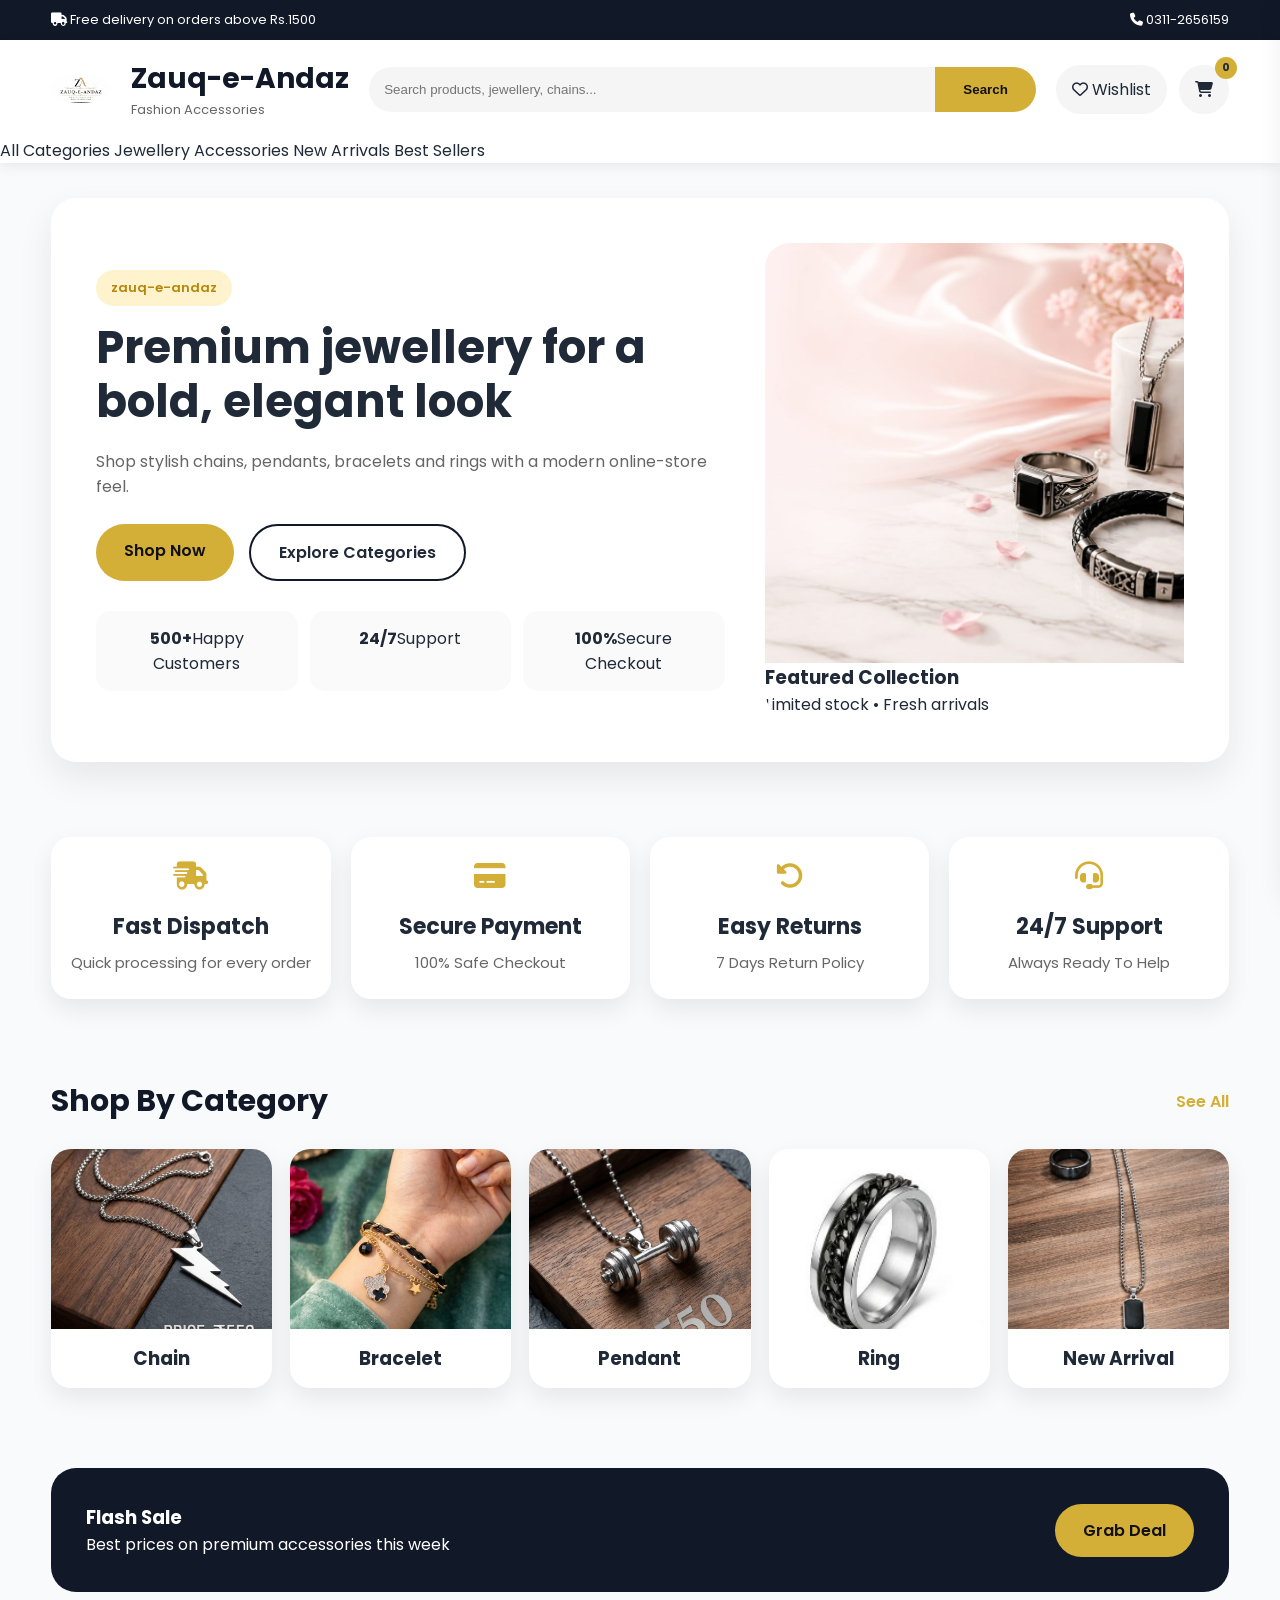
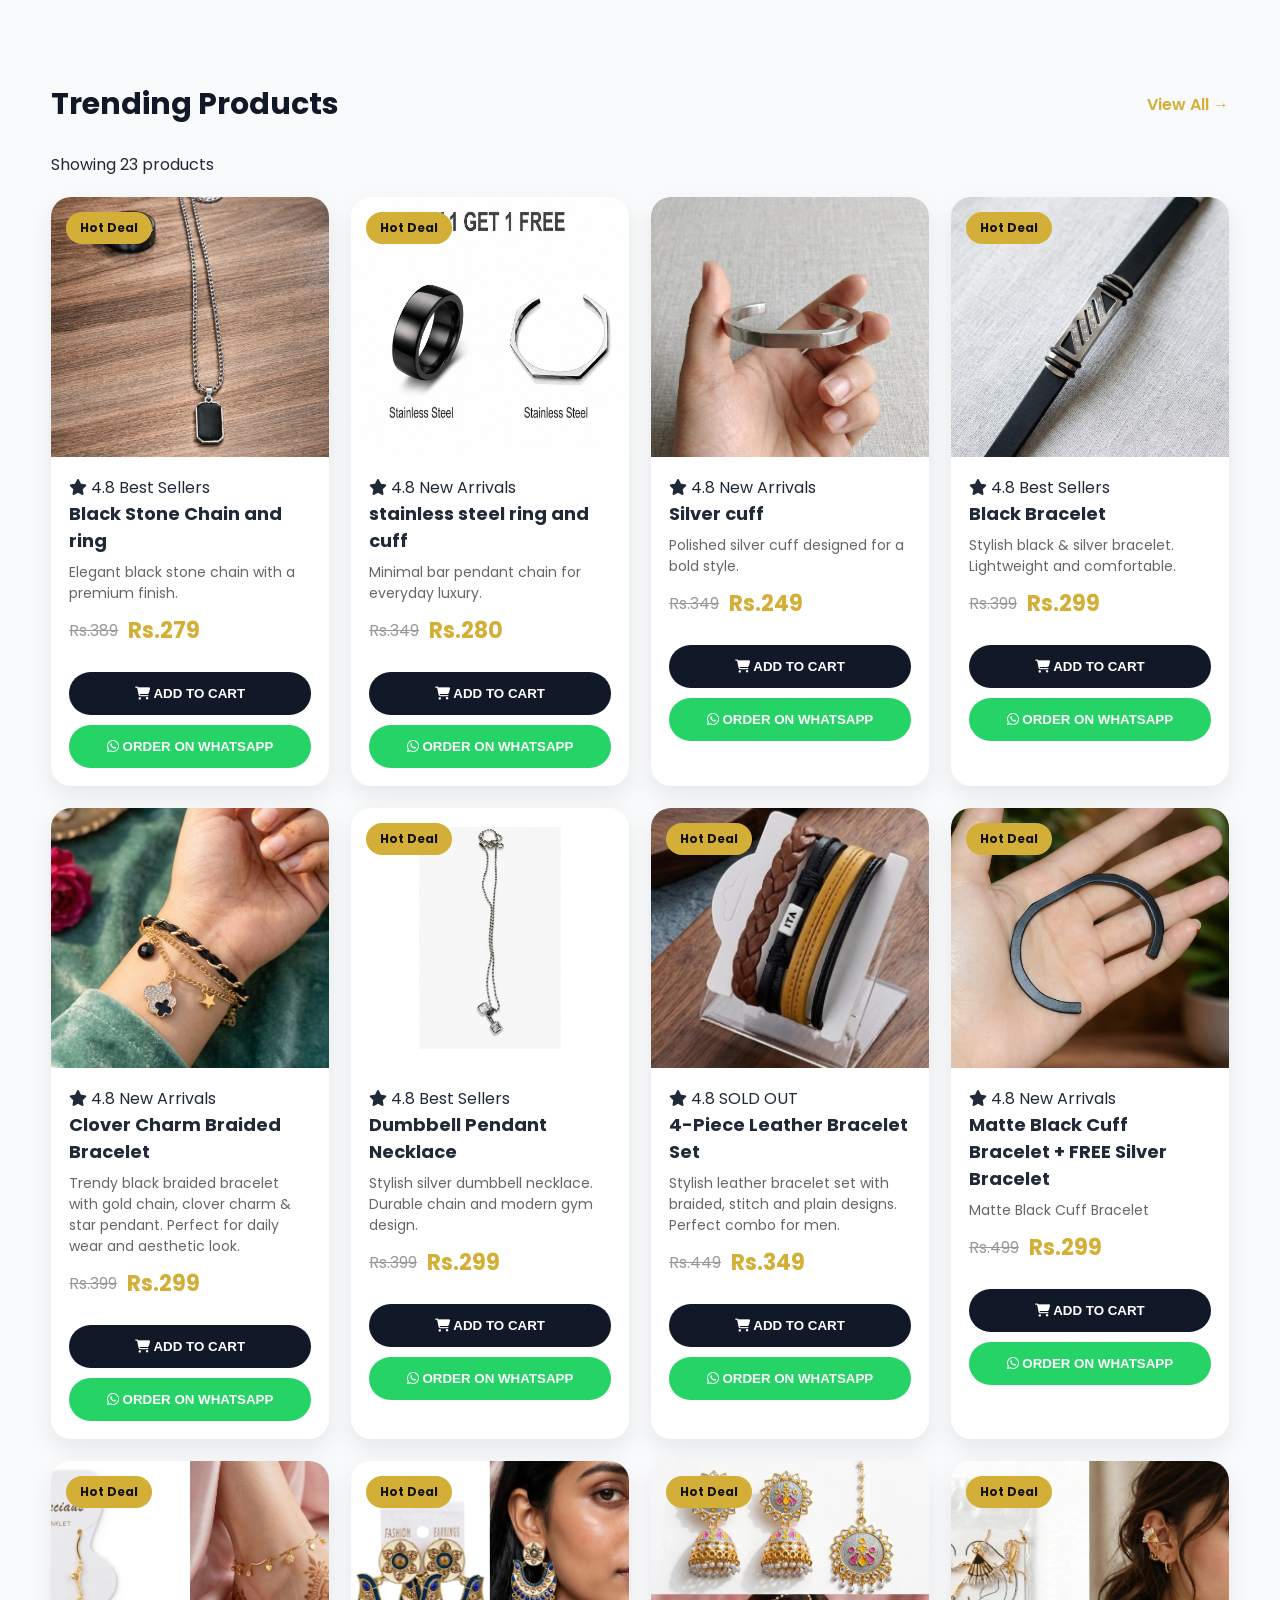
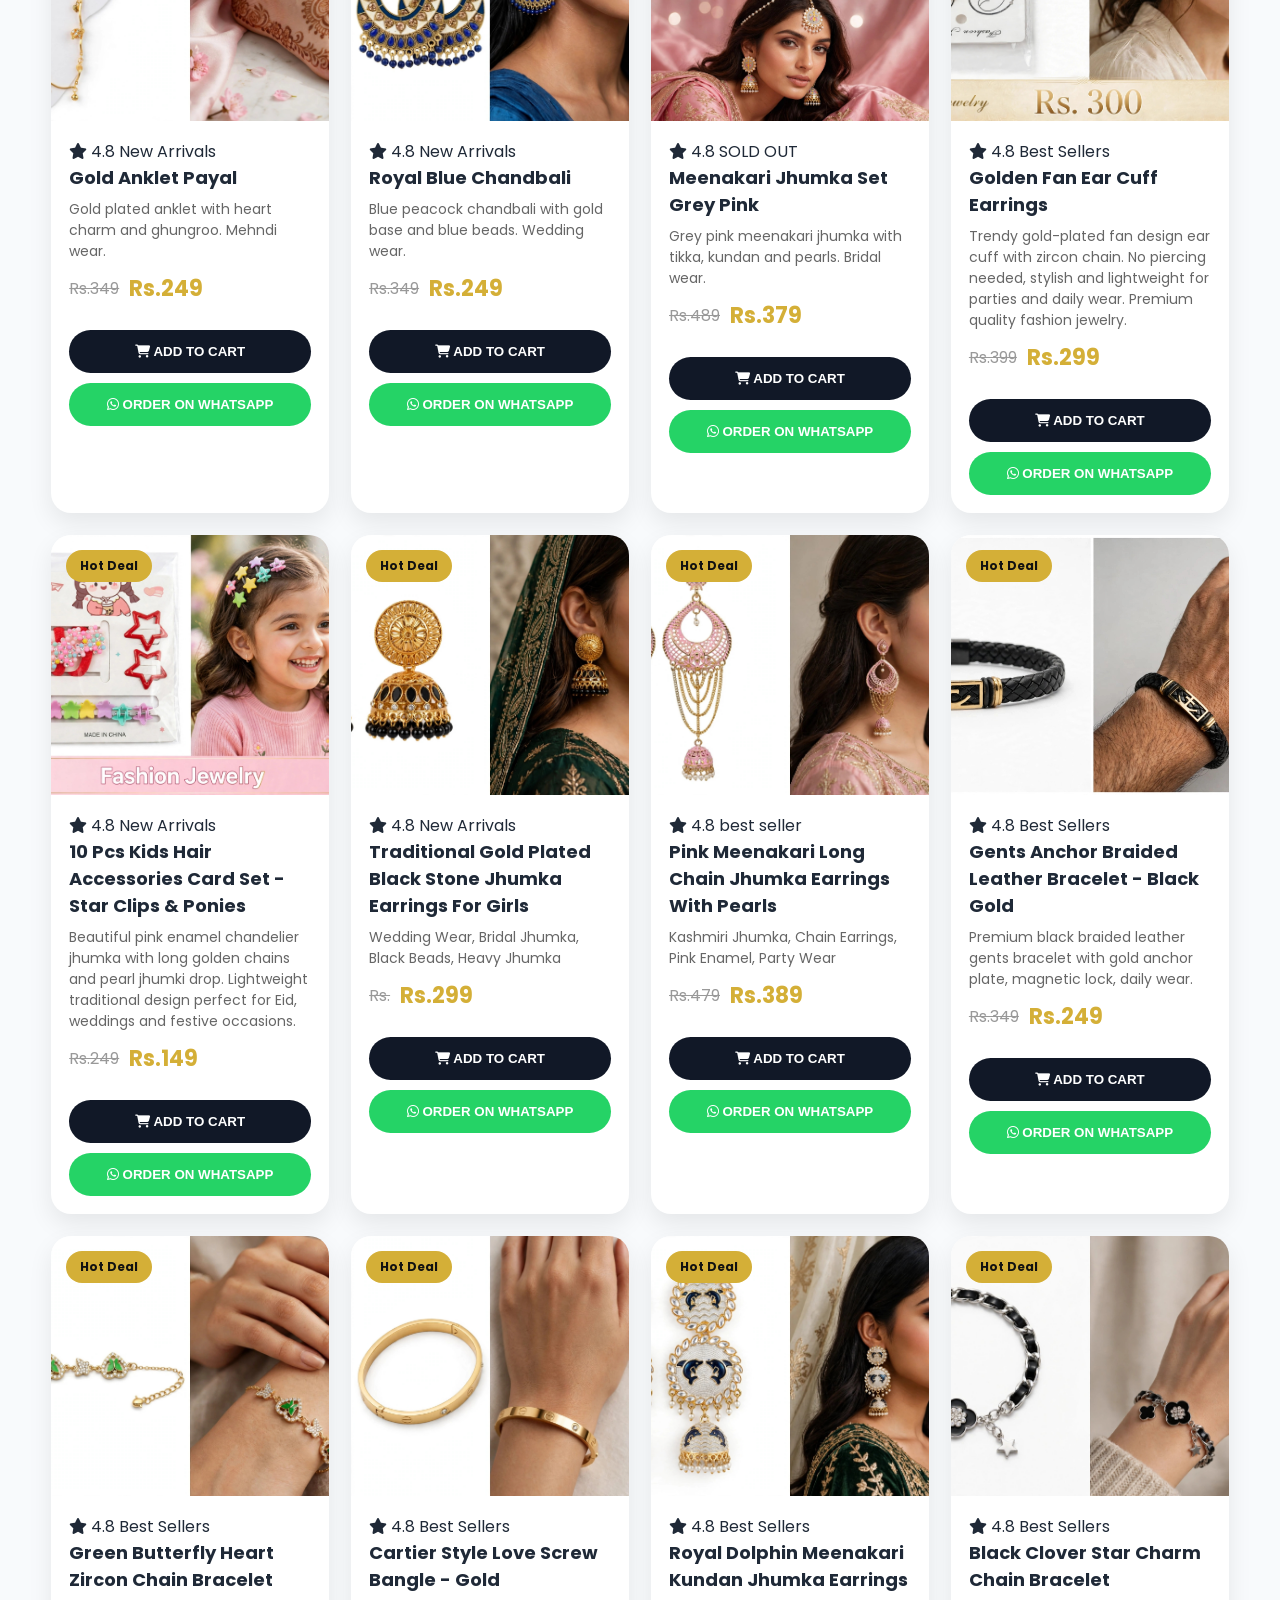
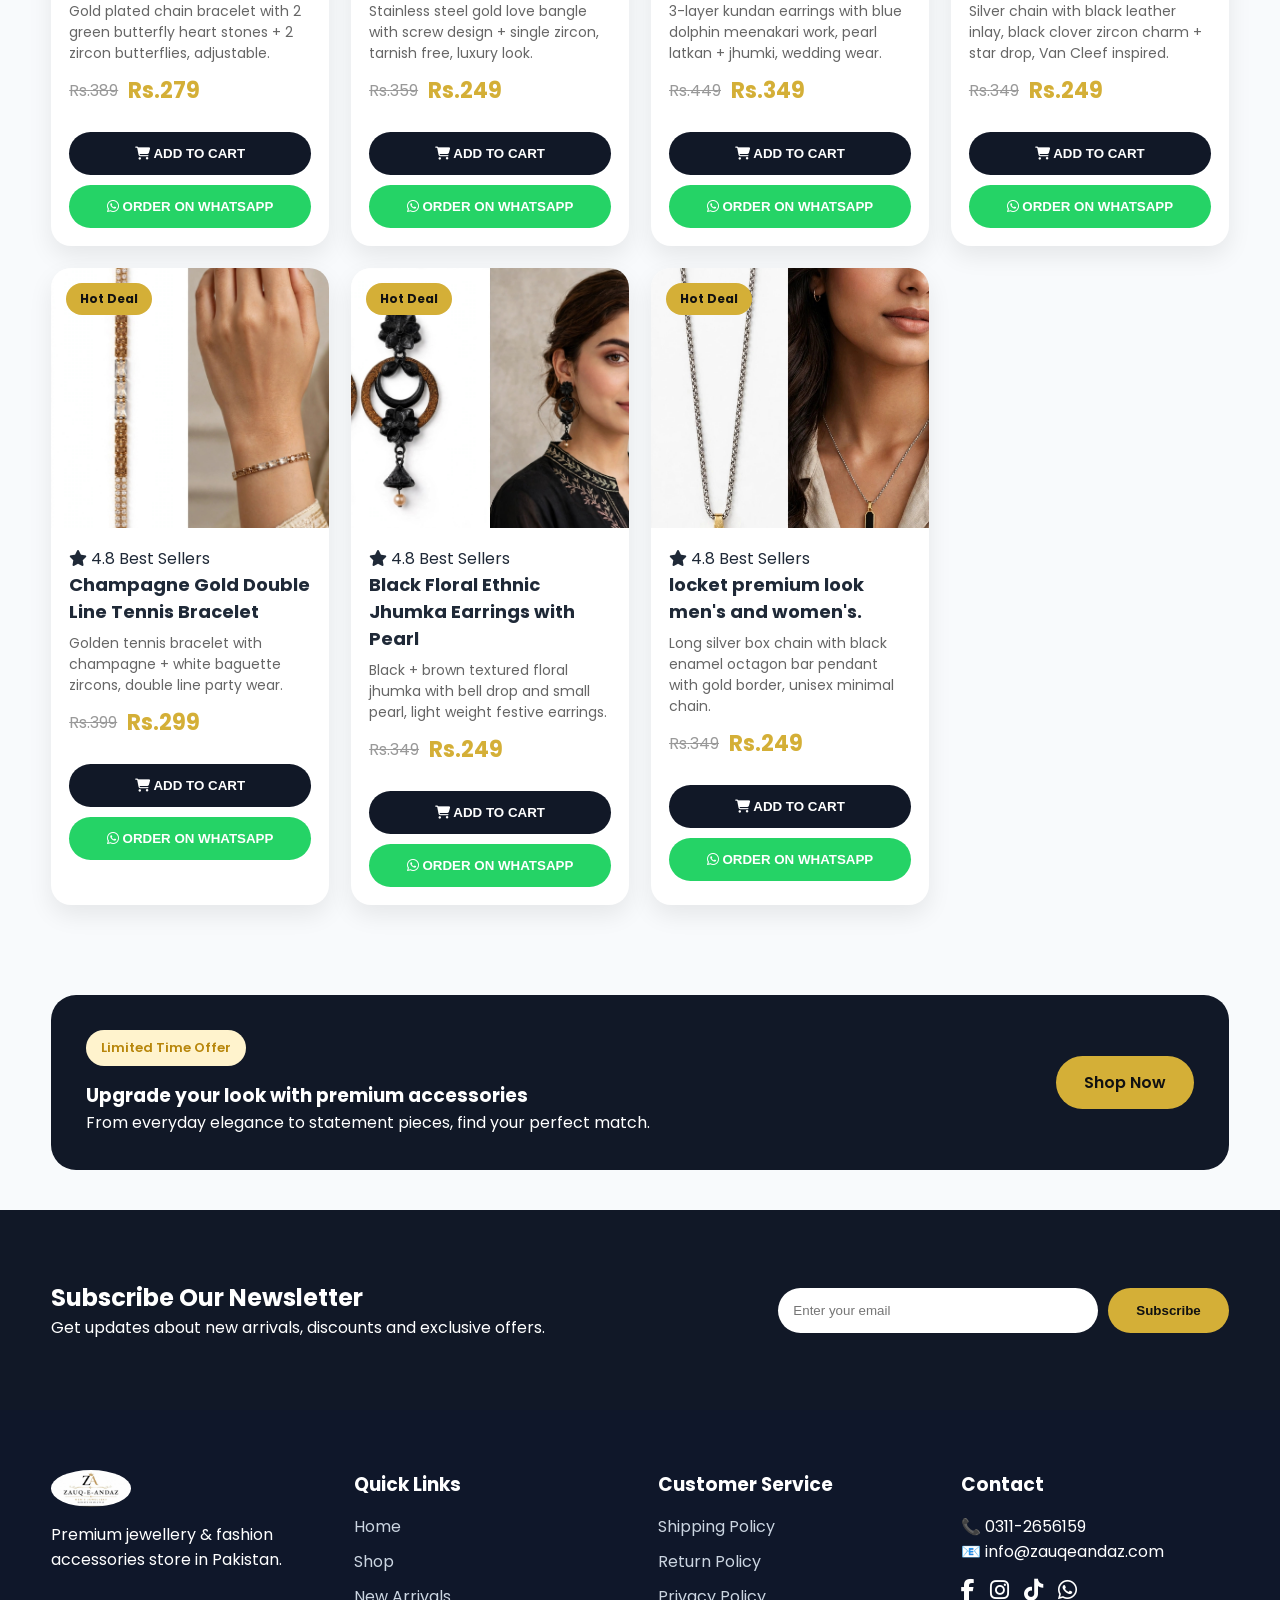
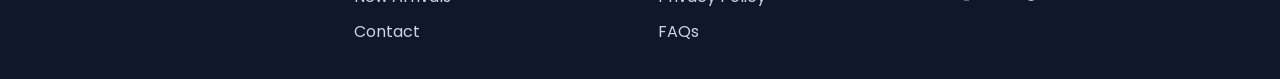
<file: index.html>
<!DOCTYPE html>
<html lang="en">
<head>
<meta charset="UTF-8">
<meta name="viewport" content="width=device-width, initial-scale=1.0">
<title>Zauq-e-Andaz</title>
<link rel="stylesheet" href="style.css">
<link rel="preconnect" href="https://fonts.googleapis.com">
<link rel="preconnect" href="https://fonts.gstatic.com" crossorigin>
<link href="https://fonts.googleapis.com/css2?family=Poppins:wght@300;400;500;600;700&display=swap" rel="stylesheet">
<link rel="stylesheet" href="https://cdnjs.cloudflare.com/ajax/libs/font-awesome/6.7.2/css/all.min.css">

<style>
#cartItems img{width:70px!important;height:70px!important;min-width:70px!important;max-width:70px!important;object-fit:cover!important;border-radius:8px!important}
#cartItems > div{display:flex!important;flex-direction:row!important;align-items:center!important;gap:12px!important}
</style>
  
</head>
<body>

<div class="top-bar">
  <div class="container">
    <div class="top-left"><i class="fa-solid fa-truck"></i> Free delivery on orders above Rs.1500</div>
    <div class="top-right"><i class="fa-solid fa-phone"></i> 0311-2656159</div>
  </div>
</div>

<header>
  <div class="container header">
    <div class="logo"><img src="images/logo.png" alt="Logo"></div>
    <div class="brand"><h1>Zauq-e-Andaz</h1><p>Fashion Accessories</p></div>
    <div class="search-box"><input id="searchInput" type="text" placeholder="Search products, jewellery, chains..."><button id="searchButton">Search</button></div>
    <div class="header-actions">
      <div class="icon-pill"><i class="fa-regular fa-heart"></i> Wishlist</div>
      <div class="cart"><i class="fa-solid fa-cart-shopping"></i><span>0</span></div>
    </div>
  </div>
  <nav>
  <a href="#">All Categories</a>
  <a href="#">Jewellery</a>
  <a href="#">Accessories</a>
  <a href="#">New Arrivals</a>
  <a href="#">Best Sellers</a>
</nav>
</header>

<section class="hero">
  <div class="container hero-content">
    <div class="hero-left">
      <span class="hero-badge">zauq-e-andaz</span>
      <h1>Premium jewellery for a bold, elegant look</h1>
      <p>Shop stylish chains, pendants, bracelets and rings with a modern online-store feel.</p>
      <div class="hero-buttons">
        <a href="#products" class="shop-btn">Shop Now</a>
        <a href="#categories" class="ghost-btn">Explore Categories</a>
      </div>
      <div class="hero-stats">
        <div><strong>500+</strong><span>Happy Customers</span></div>
        <div><strong>24/7</strong><span>Support</span></div>
        <div><strong>100%</strong><span>Secure Checkout</span></div>
      </div>
    </div>
    <div class="hero-right">
      <div class="hero-card">
        <img src="images/hero1.jpg" alt="Featured collection">
        <div class="hero-card-bottom"><h3>Featured Collection</h3><p>Limited stock • Fresh arrivals</p></div>
      </div>
    </div>
  </div>
</section>

<section class="features">
  <div class="container feature-grid">
    <div class="feature-box"><i class="fa-solid fa-truck-fast"></i><h3>Fast Dispatch</h3><p>Quick processing for every order</p></div>
    <div class="feature-box"><i class="fa-solid fa-credit-card"></i><h3>Secure Payment</h3><p>100% Safe Checkout</p></div>
    <div class="feature-box"><i class="fa-solid fa-rotate-left"></i><h3>Easy Returns</h3><p>7 Days Return Policy</p></div>
    <div class="feature-box"><i class="fa-solid fa-headset"></i><h3>24/7 Support</h3><p>Always Ready To Help</p></div>
  </div>
</section>

<section class="categories" id="categories">
  <div class="container">
    <div class="section-title"><h2>Shop By Category</h2><a href="#">See All</a></div>
    <div class="category-grid">
      <div class="category-card"><img src="images/cat1.jpg" alt="Chain"><h3>Chain</h3></div>
      <div class="category-card"><img src="images/cat2.jpg" alt="Bracelets"><h3>Bracelet</h3></div>
      <div class="category-card"><img src="images/cat3.jpg" alt="Pendants"><h3>Pendant</h3></div>
      <div class="category-card"><img src="images/cat4.jpg" alt="Rings"><h3>Ring</h3></div>
      <div class="category-card"><img src="images/cat5.jpg" alt="New Arrivals"><h3>New Arrival</h3></div>
    </div>
  </div>
</section>

<section class="promo-strip">
  <div class="container promo-box">
    <div><h3>Flash <span>Sale</span></h3><p>Best prices on premium accessories this week</p></div>
    <a href="#products" class="shop-btn small">Grab Deal</a>
  </div>
</section>

<section class="products" id="products">
  <div class="container">
    <div class="section-title"><h2>Trending Products</h2><a href="#">View All →</a></div>
    <div class="product-toolbar"><p id="productCount">Showing all products</p></div>
    <div id="product-list" class="product-grid"></div>
  </div>
</section>

<section class="deal-banner">
  <div class="container deal-content">
    <div><span class="hero-badge">Limited Time Offer</span><h3>Upgrade your look with premium accessories</h3><p>From everyday elegance to statement pieces, find your perfect match.</p></div>
    <a href="#products" class="shop-btn">Shop Now</a>
  </div>
</section>

<section class="newsletter">
  <div class="container newsletter-content">
    <div><h2>Subscribe Our Newsletter</h2><p>Get updates about new arrivals, discounts and exclusive offers.</p></div>
    <form class="newsletter-form"><input type="email" placeholder="Enter your email"><button type="submit">Subscribe</button></form>
  </div>
</section>

<footer>
  <div class="container footer-grid">
    <div class="footer-box"><img src="images/logo.png" alt="Logo" class="footer-logo"><p>Premium jewellery & fashion accessories store in Pakistan.</p></div>
    <div class="footer-box"><h3>Quick Links</h3><a href="#">Home</a><a href="#">Shop</a><a href="#">New Arrivals</a><a href="#">Contact</a></div>
    <div class="footer-box"><h3>Customer Service</h3><a href="#">Shipping Policy</a><a href="#">Return Policy</a><a href="#">Privacy Policy</a><a href="#">FAQs</a></div>
    <div class="footer-box"><h3>Contact</h3><p>📞 0311-2656159</p><p>📧 info@zauqeandaz.com</p><div class="social-icons"><i class="fab fa-facebook-f"></i><i class="fab fa-instagram"></i><i class="fab fa-tiktok"></i><i class="fab fa-whatsapp"></i></div></div>
  </div>
</footer>

<div class="cart-sidebar" id="cartSidebar">
  <div class="cart-header"><h2>Shopping Cart</h2><span id="closeCart">&times;</span></div>
  <div id="cartItems"><p class="empty-cart">Your cart is empty.</p></div>
    <div class="cart-footer">
    <div style="margin-bottom:12px;">
      <div style="display:flex; justify-content:space-between;"><span>Subtotal:</span> <span id="cartSubtotal">Rs.0</span></div>
      <div style="display:flex; justify-content:space-between;"><span>Delivery:</span> <span>Rs.350</span></div>
      <h3 style="display:flex; justify-content:space-between; border-top:1px dashed #ccc; padding-top:8px; margin:0;"><span>Total:</span> <span id="cartTotal">Rs.0</span></h3>
    </div>
    <button class="checkout-btn" onclick="orderCartWhatsApp()">ORDER ON WHATSAPP</button>
  </div>
</div>

<div class="cart-overlay" id="cartOverlay"></div>
<div id="toast" class="toast"></div>

<script src="products.js"></script>
<script src="script.js"></script>

<script>
// Final Cart Fix - Forces 70px
setInterval(function(){
  document.querySelectorAll('#cartItems img').forEach(function(img){
    img.style.setProperty('width','70px','important');
    img.style.setProperty('height','70px','important');
    img.style.setProperty('min-width','70px','important');
    img.style.setProperty('max-width','70px','important');
    img.style.setProperty('object-fit','cover','important');
    img.style.setProperty('border-radius','8px','important');
  });
}, 500);
</script>

</body>
</html>
</file>
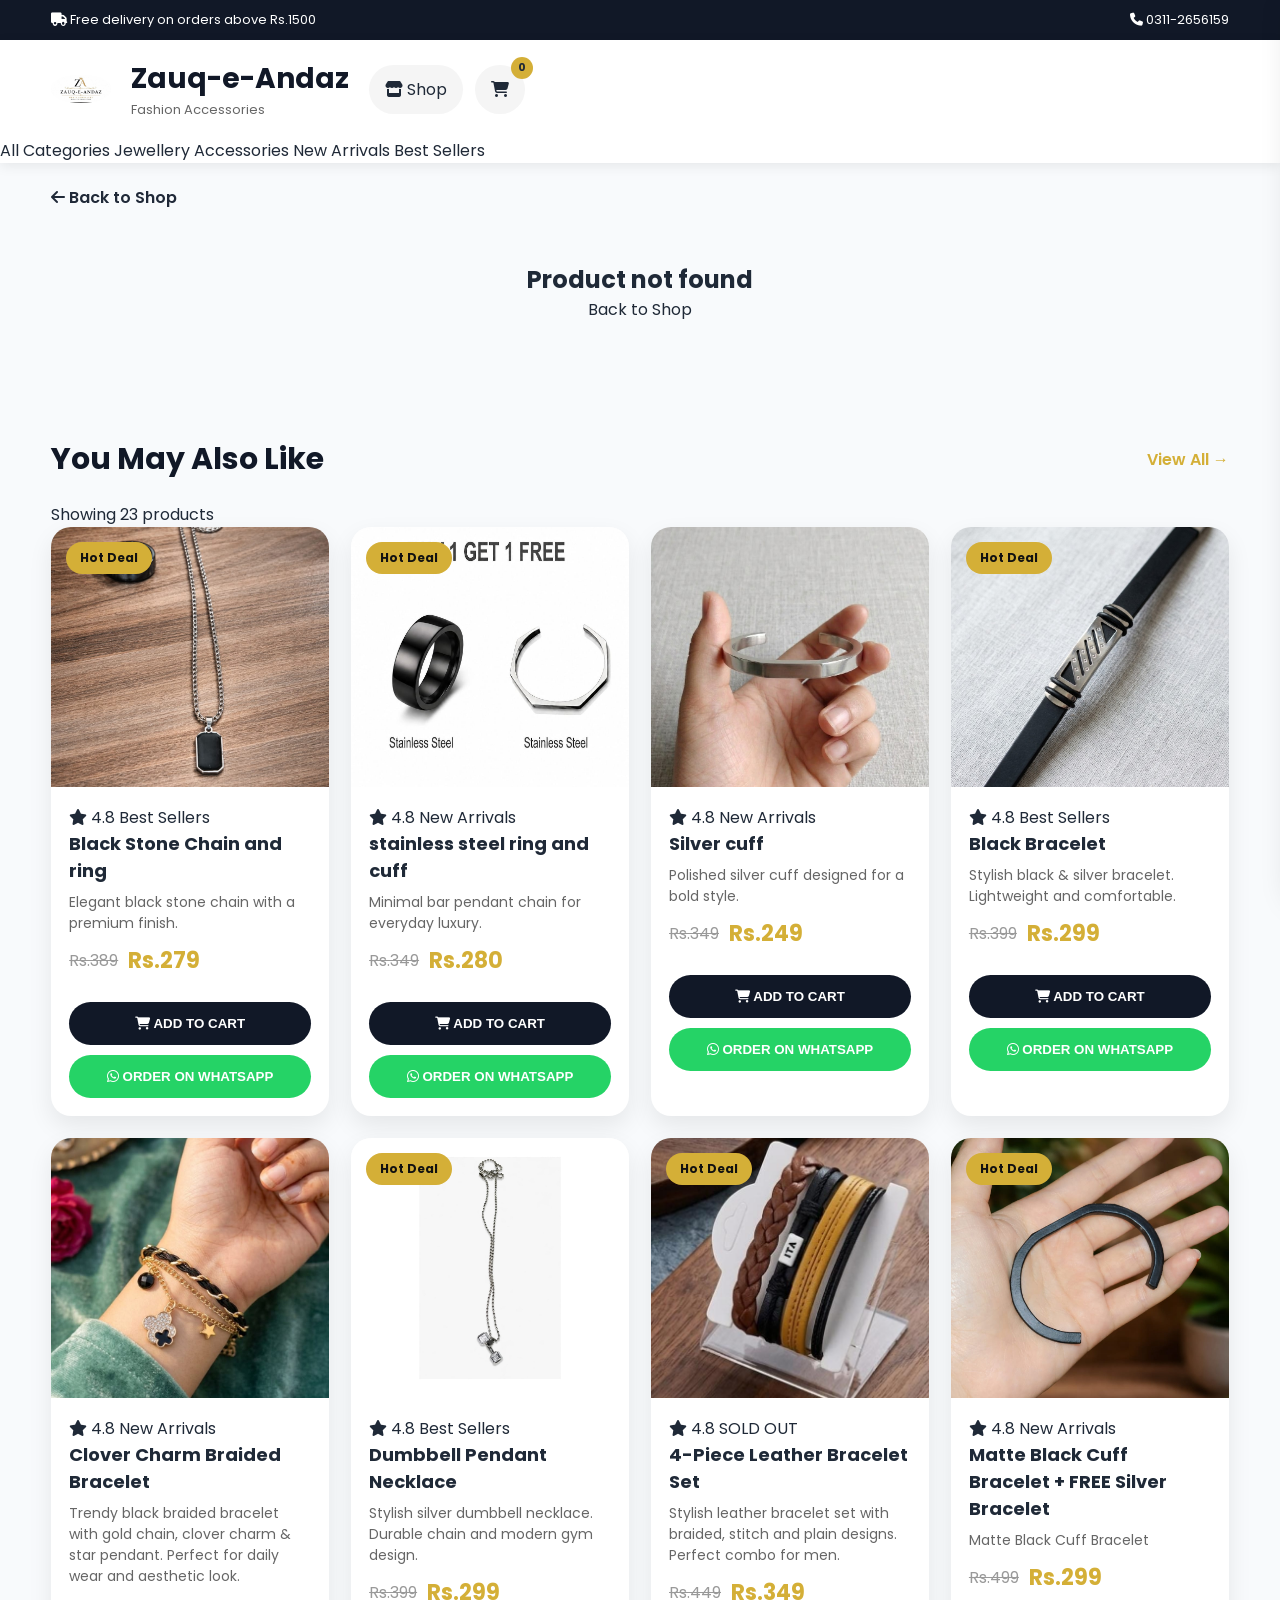
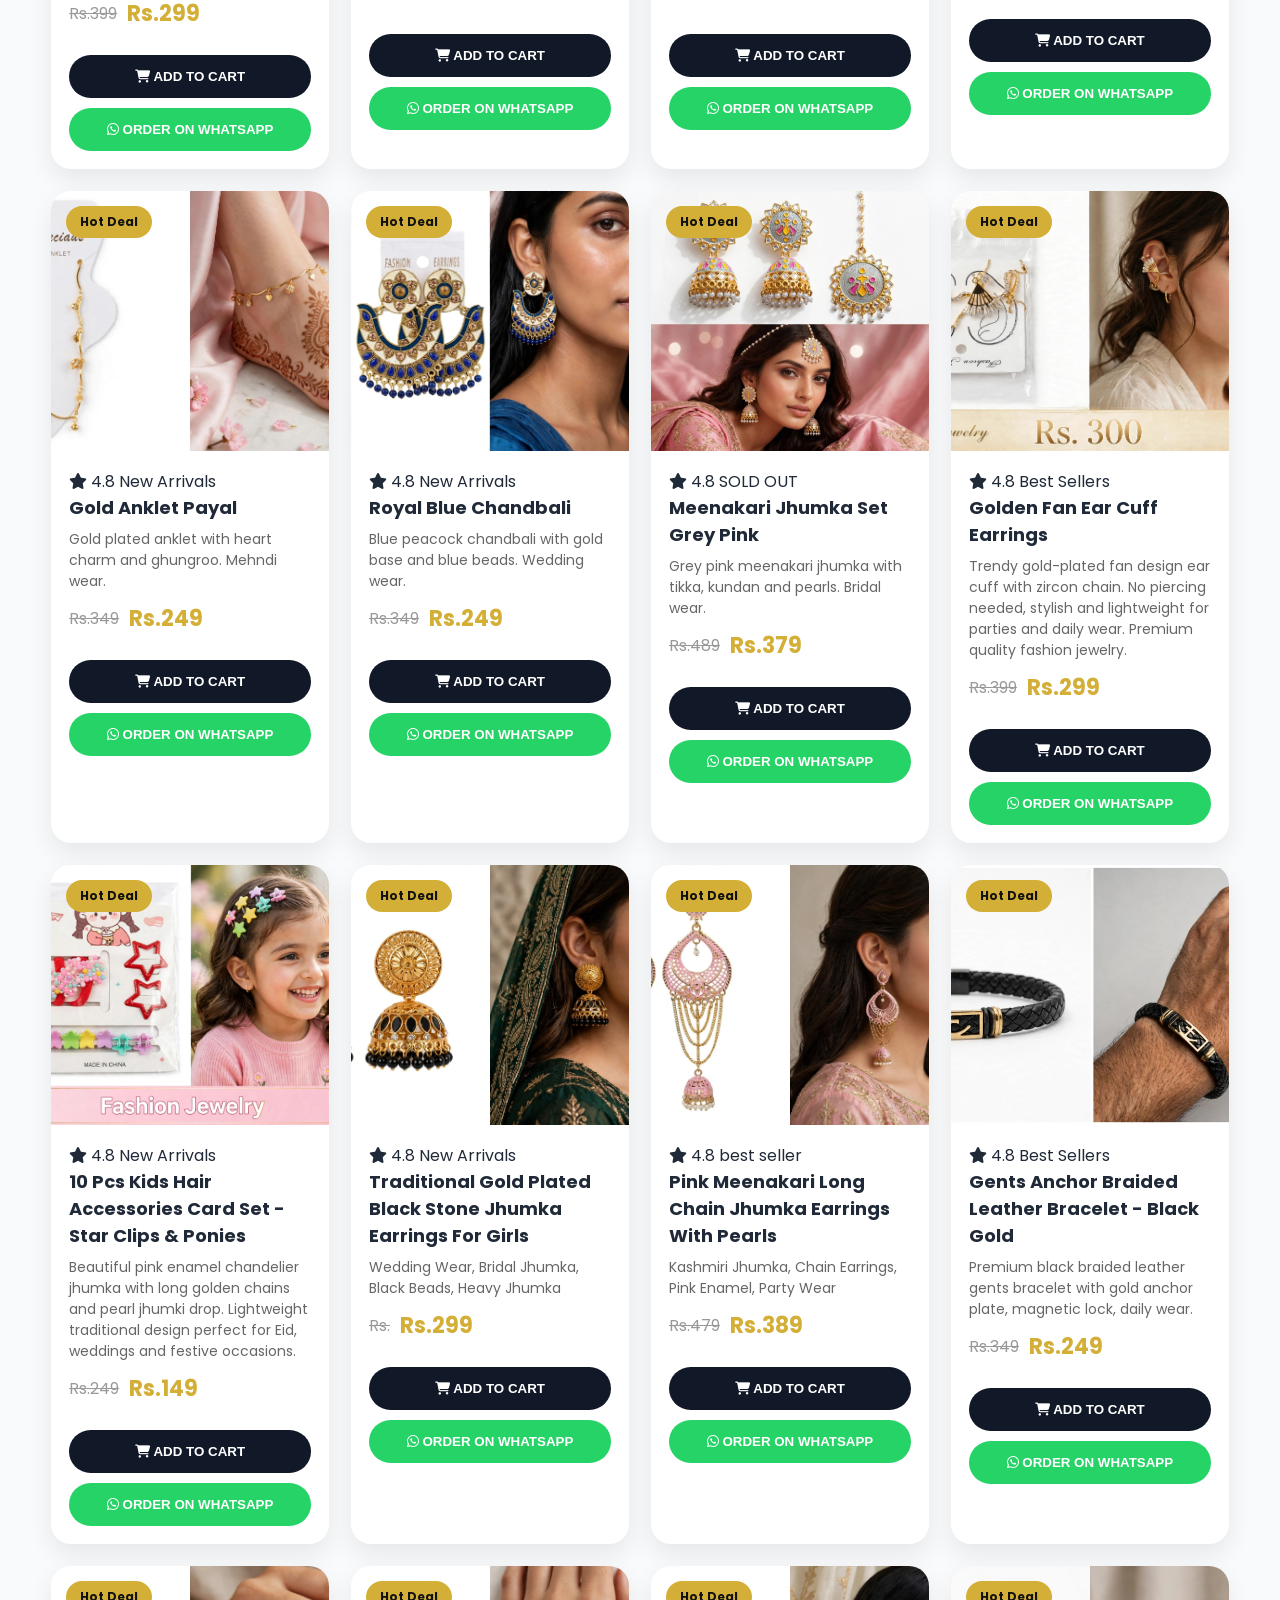
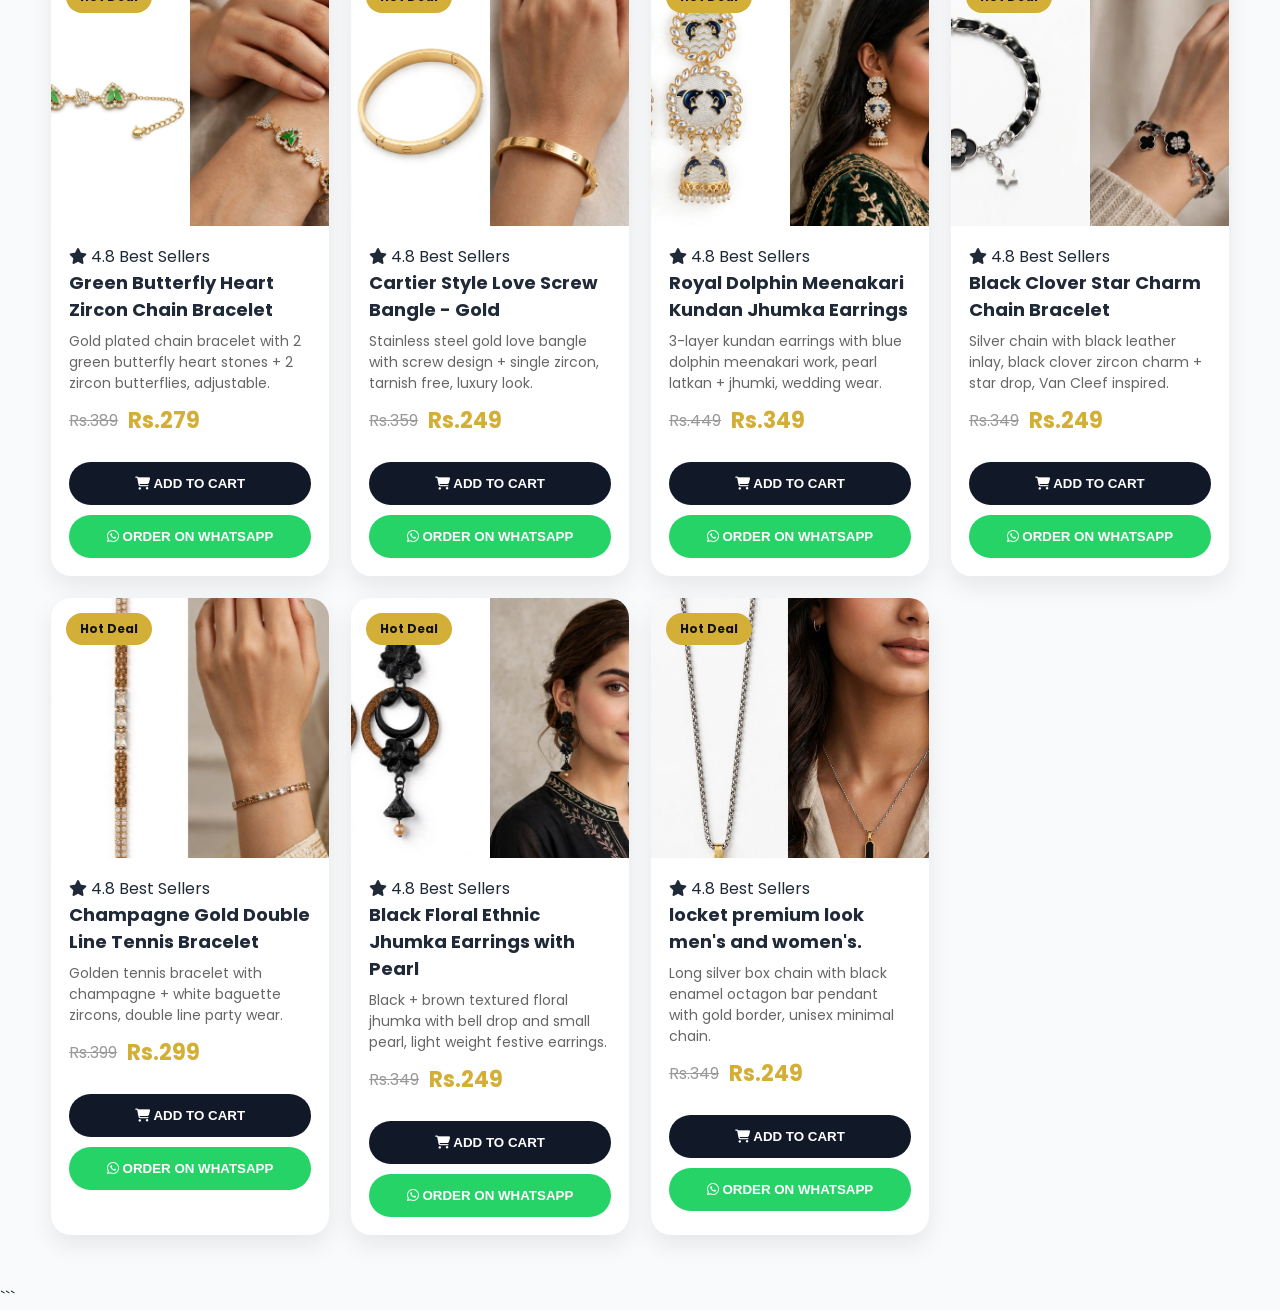
<file: product.html>
<!DOCTYPE html>
<html lang="en">
<head>
  <meta charset="UTF-8">
  <meta name="viewport" content="width=device-width, initial-scale=1.0">
  <title>Product Details | Zauq-e-Andaz</title>

  <link rel="stylesheet" href="style.css">
  <link rel="preconnect" href="https://fonts.googleapis.com">
  <link href="https://fonts.googleapis.com/css2?family=Poppins:wght@300;400;500;600;700&display=swap" rel="stylesheet">
  <link rel="stylesheet" href="https://cdnjs.cloudflare.com/ajax/libs/font-awesome/6.7.2/css/all.min.css">

  <style>
    .back-shop {
      display: inline-block;
      margin: 22px 0;
      color: #202938;
      text-decoration: none;
      font-weight: 600;
    }

    .detail-layout {
      display: grid;
      grid-template-columns: 1fr 1fr;
      gap: 35px;
      background: #fff;
      padding: 24px;
      border-radius: 25px;
      margin-bottom: 45px;
    }

    .detail-image {
      width: 100%;
      max-height: 650px;
      object-fit: cover;
      border-radius: 25px;
      display: block;
    }

    .detail-info { padding: 15px 0; }

    .detail-badge {
      display: inline-block;
      background: #000;
      color: #fff;
      border-radius: 30px;
      padding: 10px 22px;
      margin-bottom: 15px;
    }

    .detail-info h1 {
      font-size: clamp(28px, 4vw, 46px);
      line-height: 1.35;
      margin: 10px 0;
    }

    .detail-description {
      color: #666;
      line-height: 1.8;
    }

    .detail-price {
      font-size: 32px;
      font-weight: 700;
      margin: 20px 0;
    }

    .detail-old-price {
      color: #999;
      font-size: 21px;
      text-decoration: line-through;
      margin-left: 12px;
    }

    .detail-add {
      width: 100%;
      padding: 15px;
      border: 0;
      border-radius: 30px;
      background: #202938;
      color: #fff;
      font-size: 16px;
      font-weight: 600;
      cursor: pointer;
      margin: 8px 0;
    }

    .detail-whatsapp {
      width: 100%;
      padding: 15px;
      border: 0;
      border-radius: 30px;
      background: #e5bf20;
      color: #111;
      font-size: 16px;
      font-weight: 600;
      cursor: pointer;
      margin: 8px 0;
    }

    .related-heading {
      margin: 35px 0 20px;
    }

    .detail-not-found {
      padding: 30px 0;
      text-align: center;
    }

    @media (max-width: 650px) {
      .detail-layout {
        grid-template-columns: 1fr;
        gap: 15px;
        padding: 12px;
      }

      .detail-image { max-height: none; }
      .detail-info h1 { font-size: 32px; }
    }
  </style>
</head>

<body>

  <!-- Original store header -->
  <div class="top-bar">
    <div class="container">
      <div class="top-left">
        <i class="fa-solid fa-truck"></i>
        Free delivery on orders above Rs.1500
      </div>
      <div class="top-right">
        <i class="fa-solid fa-phone"></i> 0311-2656159
      </div>
    </div>
  </div>

  <header>
    <div class="container header">
      <a href="index.html" class="logo">
        <img src="images/logo.png" alt="Zauq-e-Andaz Logo">
      </a>

      <div class="brand">
        <h1>Zauq-e-Andaz</h1>
        <p>Fashion Accessories</p>
      </div>

      <div class="header-actions">
        <a href="index.html#products" class="icon-pill">
          <i class="fa-solid fa-store"></i> Shop
        </a>
        <div class="cart" role="button" tabindex="0"
             aria-label="Open shopping cart">
          <i class="fa-solid fa-cart-shopping"></i>
          <span>0</span>
        </div>
      </div>
    </div>

    <nav>
      <a href="index.html#products">All Categories</a>
      <a href="index.html#products">Jewellery</a>
      <a href="index.html#products">Accessories</a>
      <a href="index.html#products">New Arrivals</a>
      <a href="index.html#products">Best Sellers</a>
    </nav>
  </header>

  <main class="container">

    <a href="index.html#products" class="back-shop">
      <i class="fa-solid fa-arrow-left"></i> Back to Shop
    </a>

    <div id="product-detail">
      <p>Loading product...</p>
    </div>

    <section class="products" id="related-products">
      <div class="section-title related-heading">
        <h2>You May Also Like</h2>
        <a href="index.html#products">View All →</a>
      </div>

      <div id="productCount"></div>
      <div id="product-list" class="product-grid"></div>
    </section>

  </main>

  <!-- Same cart sidebar used by index.html -->
  <div class="cart-sidebar" id="cartSidebar">
    <div class="cart-header">
      <h2>Shopping Cart</h2>
      <span id="closeCart">&times;</span>
    </div>

    <div id="cartItems">
      <p class="empty-cart">Your cart is empty.</p>
    </div>

    <div class="cart-footer">
      <div style="margin-bottom:12px;">
        <div style="display:flex;justify-content:space-between;">
          <span>Subtotal:</span>
          <span id="cartSubtotal">Rs.0</span>
        </div>

        <div style="display:flex;justify-content:space-between;">
          <span>Delivery:</span>
          <span>Rs.350</span>
        </div>

        <h3 style="display:flex;justify-content:space-between;border-top:1px dashed #ccc;padding-top:8px;margin:0;">
          <span>Total:</span>
          <span id="cartTotal">Rs.0</span>
        </h3>
      </div>

      <button class="checkout-btn" onclick="orderCartWhatsApp()">
        ORDER ON WHATSAPP
      </button>
    </div>
  </div>

  <div class="cart-overlay" id="cartOverlay"></div>
  <div id="toast" class="toast"></div>

  <script src="products.js"></script>
  <script src="script.js"></script>

  <script>
    (() => {
      const detail = document.getElementById("product-detail");
      const params = new URLSearchParams(window.location.search);
      const productId = params.get("id");

      if (!Array.isArray(products)) {
        detail.innerHTML =
          '<p class="detail-not-found">Products could not be loaded.</p>';
        return;
      }

      const product = products.find(
        item => String(item.id) === String(productId)
      );

      if (!product) {
        detail.innerHTML = `
          <div class="detail-not-found">
            <h2>Product not found</h2>
            <a href="index.html#products">Back to Shop</a>
          </div>`;
        return;
      }

      const oldPrice = product.oldPrice
        ? `<span class="detail-old-price">Rs.${product.oldPrice}</span>`
        : "";

      detail.innerHTML = `
        <section class="detail-layout">
          <div>
            <img class="detail-image"
                 src="${product.image}"
                 alt="${product.name}">
          </div>

          <div class="detail-info">
            <span class="detail-badge">
              ${product.sale ? "Best Sellers" : "Fashion Accessories"}
            </span>

            <h1>${product.name}</h1>
            <p class="detail-description">
              ${product.desc || "Premium quality fashion accessory."}
            </p>

            <div class="detail-price">
              Rs.${product.price} ${oldPrice}
            </div>

            <button type="button" class="detail-add" id="detailAdd">
              <i class="fa-solid fa-cart-shopping"></i> ADD TO CART
            </button>

            <button type="button" class="detail-whatsapp" id="detailWhatsApp">
              <i class="fa-brands fa-whatsapp"></i> ORDER ON WHATSAPP
            </button>
          </div>
        </section>
      `;

      document.getElementById("detailAdd").addEventListener("click", () => {
        addToCart(product.id);
      });

      document.getElementById("detailWhatsApp").addEventListener("click", () => {
        orderWhatsApp(product.name, product.price);
      });

      // Exclude the current product from the related-products list.
      const relatedProducts = products.filter(
        item => String(item.id) !== String(product.id)
      );

      renderProducts(relatedProducts);
    })();
  </script>

</body>
</html>
```
</file>
<file: style.css>
:root{
    --primary:#d4af37;
    --primary-dark:#b8941a;
    --dark:#0f172a;
    --text:#1f2937;
    --muted:#64748b;
    --white:#fff;
    --bg:#f8fafc;
    --border:#e5e7eb;
    --shadow:0 15px 35px rgba(0,0,0,.08);
}

*{
    margin:0;
    padding:0;
    box-sizing:border-box;
}

html{
    scroll-behavior:smooth;
}

body{
    font-family:Poppins,sans-serif;
    background:var(--bg);
    color:var(--text);
    overflow-x:hidden;
}

img{
    max-width:100%;
    display:block;
}

a{
    text-decoration:none;
    color:inherit;
}

.container{
    width:92%;
    max-width:1200px;
    margin:auto;
}

/* Top Bar */

.top-bar{
    background:#111827;
    color:#fff;
    padding:10px 0;
    font-size:13px;
}

.top-bar .container{
    display:flex;
    justify-content:space-between;
    align-items:center;
}

/* Header */

header{
    position:sticky;
    top:0;
    background:#fff;
    z-index:999;
    box-shadow:0 3px 12px rgba(0,0,0,.08);
}

.header{
    display:flex;
    align-items:center;
    gap:20px;
    padding:18px 0;
}

.logo img{
    width:60px;
    border-radius:50%;
}

.brand h1{
    font-size:28px;
    color:#111827;
}

.brand p{
    color:#666;
    font-size:13px;
}

.search-box{
    flex:1;
    display:flex;
    background:#f5f5f5;
    border-radius:40px;
    overflow:hidden;
}

.search-box input{
    flex:1;
    border:none;
    background:transparent;
    padding:15px;
    outline:none;
}

.search-box button{
    border:none;
    background:#d4af37;
    color:#111;
    padding:0 28px;
    font-weight:600;
    cursor:pointer;
}

.header-actions{
    display:flex;
    gap:12px;
}

.icon-pill,
.cart{
    background:#f5f5f5;
    padding:12px 16px;
    border-radius:30px;
    cursor:pointer;
}

.cart{
    position:relative;
}

.cart span{
    position:absolute;
    top:-8px;
    right:-8px;
    width:22px;
    height:22px;
    border-radius:50%;
    background:#d4af37;
    display:flex;
    justify-content:center;
    align-items:center;
    font-size:11px;
    font-weight:700;
}

/* Navigation */

.main-nav{
    display:flex;
    gap:20px;
    padding:15px 0;
}

.main-nav a{
    padding-bottom:5px;
}

.main-nav a.active{
    color:#d4af37;
    border-bottom:2px solid #d4af37;
}

/* Hero */

.hero{
    margin:35px auto;
}

.hero-content{
    display:grid;
    grid-template-columns:1.2fr .8fr;
    gap:40px;
    align-items:center;
    background:#fff;
    border-radius:25px;
    padding:45px;
    box-shadow:var(--shadow);
}

.hero-badge{
    display:inline-block;
    background:#fff3cd;
    color:#b8860b;
    padding:8px 15px;
    border-radius:30px;
    margin-bottom:15px;
    font-size:13px;
    font-weight:600;
}

.hero-left h1{
    font-size:45px;
    line-height:1.2;
    margin-bottom:20px;
}

.hero-left p{
    color:#666;
    margin-bottom:25px;
}

.hero-buttons{
    display:flex;
    gap:15px;
    flex-wrap:wrap;
}

.shop-btn,
.ghost-btn{
    padding:14px 28px;
    border-radius:40px;
    font-weight:600;
}

.shop-btn{
    background:#d4af37;
    color:#111;
}

.ghost-btn{
    border:2px solid #111827;
}

.hero-stats{
    display:grid;
    grid-template-columns:repeat(3,1fr);
    gap:12px;
    margin-top:30px;
}

.hero-stats div{
    background:#fafafa;
    padding:15px;
    border-radius:15px;
    text-align:center;
}

.hero-card{
    overflow:hidden;
    border-radius:25px;
}

.hero-card img{
    width:100%;
    height:420px;
    object-fit:cover;
}

/* MOBILE */

@media(max-width:768px){

.top-bar{
display:none;
}

.header{
display:grid;
grid-template-columns:60px 1fr auto;
gap:10px;
}

.brand h1{
font-size:20px;
}

.brand p{
display:none;
}

.search-box{
grid-column:1/-1;
width:100%;
}

.search-box button{
padding:0 18px;
}

.icon-pill{
display:none;
}

.main-nav{
overflow:auto;
white-space:nowrap;
padding-bottom:10px;
}

.hero-content{
grid-template-columns:1fr;
padding:20px;
text-align:center;
}

.hero-left h1{
font-size:30px;
}

.hero-buttons{
justify-content:center;
}

.hero-card img{
height:260px;
}

.hero-stats{
grid-template-columns:repeat(3,1fr);
font-size:12px;
}

}

/* ===========================
   CATEGORIES
=========================== */

.categories{
    padding:40px 0;
}

.section-title{
    display:flex;
    justify-content:space-between;
    align-items:center;
    margin-bottom:25px;
}

.section-title h2{
    font-size:30px;
    color:#111827;
}

.section-title a{
    color:#d4af37;
    font-weight:600;
}

.category-grid{
    display:grid;
    grid-template-columns:repeat(5,1fr);
    gap:18px;
}

.category-card{
    background:#fff;
    border-radius:20px;
    overflow:hidden;
    box-shadow:0 10px 25px rgba(0,0,0,.08);
    transition:.3s;
    cursor:pointer;
}

.category-card:hover{
    transform:translateY(-8px);
}

.category-card img{
    width:100%;
    height:180px;
    object-fit:cover;
}

.category-card h3{
    padding:15px;
    text-align:center;
}

/* ===========================
   PRODUCTS
=========================== */

.products{
    padding:50px 0;
}

.product-toolbar{
    margin-bottom:20px;
}

.product-grid{
    display:grid;
    grid-template-columns:repeat(4,1fr);
    gap:22px;
}

.product-card{
    background:#fff;
    border-radius:20px;
    overflow:hidden;
    box-shadow:0 10px 25px rgba(0,0,0,.08);
    transition:.3s;
    position:relative;
}

.product-card:hover{
    transform:translateY(-8px);
}

.sale-badge{
    position:absolute;
    left:15px;
    top:15px;
    background:#d4af37;
    color:#111;
    padding:7px 14px;
    border-radius:20px;
    font-size:12px;
    font-weight:700;
}

.product-card img{
    width:100%;
    height:260px;
    object-fit:cover;
}

.product-info{
    padding:18px;
}

.product-info h3{
    font-size:18px;
    margin-bottom:8px;
}

.product-desc{
    color:#666;
    font-size:14px;
    margin-bottom:10px;
}

.price{
    display:flex;
    gap:10px;
    align-items:center;
    margin-bottom:15px;
}

.old-price{
    text-decoration:line-through;
    color:#999;
}

.new-price{
    color:#d4af37;
    font-size:22px;
    font-weight:bold;
}

.cart-btn,
.whatsapp-btn{
    width:100%;
    border:none;
    border-radius:35px;
    padding:14px;
    cursor:pointer;
    margin-top:10px;
    font-weight:600;
}

.cart-btn{
    background:#111827;
    color:#fff;
}

.whatsapp-btn{
    background:#25D366;
    color:#fff;
}

/* ===========================
   MOBILE
=========================== */

@media(max-width:768px){

.category-grid{
    display:flex;
    overflow-x:auto;
    gap:15px;
    padding-bottom:10px;
    scroll-snap-type:x mandatory;
}

.category-card{
    min-width:150px;
    scroll-snap-align:start;
}

.product-grid{
    grid-template-columns:repeat(2,1fr);
    gap:14px;
}

.product-card img{
    height:180px;
}

.product-info{
    padding:12px;
}

.product-info h3{
    font-size:15px;
}

.new-price{
    font-size:18px;
}

.cart-btn,
.whatsapp-btn{
    font-size:13px;
    padding:12px;
}

}

/* ===========================
   PROMO & NEWSLETTER
=========================== */

.promo-strip,
.deal-banner{
    padding:40px 0;
}

.promo-box,
.deal-content{
    background:#111827;
    color:#fff;
    border-radius:25px;
    padding:35px;
    display:flex;
    justify-content:space-between;
    align-items:center;
    gap:20px;
}

.newsletter{
    background:#111827;
    color:#fff;
    padding:70px 0;
}

.newsletter-content{
    display:flex;
    justify-content:space-between;
    align-items:center;
    gap:30px;
}

.newsletter-form{
    display:flex;
    gap:10px;
}

.newsletter-form input{
    width:320px;
    padding:15px;
    border:none;
    border-radius:40px;
    outline:none;
}

.newsletter-form button{
    border:none;
    background:#d4af37;
    color:#111;
    padding:15px 28px;
    border-radius:40px;
    cursor:pointer;
    font-weight:600;
}

/* ===========================
   FOOTER
=========================== */

footer{
    background:#0f172a;
    color:#fff;
    padding:60px 0 25px;
}

.footer-grid{
    display:grid;
    grid-template-columns:repeat(4,1fr);
    gap:35px;
}

.footer-logo{
    width:80px;
    border-radius:50%;
    margin-bottom:15px;
}

.footer-box h3{
    margin-bottom:15px;
}

.footer-box a{
    display:block;
    margin:10px 0;
    color:#cbd5e1;
}

.footer-box a:hover{
    color:#d4af37;
}

.social-icons{
    display:flex;
    gap:15px;
    margin-top:15px;
}

.social-icons i{
    font-size:22px;
    cursor:pointer;
}

/* ===========================
   CART SIDEBAR
=========================== */

.cart-sidebar{
    position:fixed;
    right:-420px;
    top:0;
    width:400px;
    max-width:100%;
    height:100%;
    background:#fff;
    transition:.35s;
    z-index:9999;
    display:flex;
    flex-direction:column;
    box-shadow:-8px 0 30px rgba(0,0,0,.15);
}

.cart-sidebar.active{
    right:0;
}

.cart-header,
.cart-footer{
    padding:20px;
    border-bottom:1px solid #eee;
}

#cartItems{
    flex:1;
    overflow:auto;
    padding:20px;
}

.checkout-btn{
    width:100%;
    border:none;
    background:#d4af37;
    color:#111;
    padding:15px;
    border-radius:35px;
    cursor:pointer;
    font-weight:600;
}

.cart-overlay{
    position:fixed;
    inset:0;
    background:rgba(0,0,0,.45);
    display:none;
}

.cart-overlay.active{
    display:block;
}

/* ===========================
   TOAST
=========================== */

.toast{
    position:fixed;
    left:50%;
    bottom:25px;
    transform:translateX(-50%);
    background:#111827;
    color:#fff;
    padding:12px 20px;
    border-radius:30px;
    opacity:0;
    transition:.3s;
}

.toast.show{
    opacity:1;
}

/* ===========================
   MOBILE RESPONSIVE
=========================== */

@media(max-width:768px){

.promo-box,
.deal-content,
.newsletter-content{
    flex-direction:column;
    text-align:center;
}

.newsletter-form{
    flex-direction:column;
    width:100%;
}

.newsletter-form input,
.newsletter-form button{
    width:100%;
}

.footer-grid{
    grid-template-columns:1fr;
    text-align:center;
}

.social-icons{
    justify-content:center;
}

.cart-sidebar{
    width:100%;
}

.section-title{
    flex-direction:column;
    gap:10px;
    text-align:center;
}

.hero-stats{
    grid-template-columns:1fr;
}

.hero-left h1{
    font-size:28px;
}

.hero-card img{
    height:240px;
}

.logo img{
    width:50px;
}

.brand h1{
    font-size:18px;
}

.search-box input{
    font-size:14px;
}

}

/* ===== MOBILE HERO FIX ===== */
@media (max-width:768px){

.hero{
    margin:15px 0;
}

.hero-content{
    display:flex;
    flex-direction:column;
    padding:20px;
    gap:20px;
}

.hero-left{
    order:2;
    text-align:center;
}

.hero-right{
    order:1;
    width:100%;
}

.hero-card{
    width:100%;
    border-radius:20px;
    overflow:hidden;
}

.hero-card img{
    width:100%;
    height:220px;
    object-fit:cover;
}

.hero-buttons{
    display:flex;
    flex-direction:column;
    gap:15px;
}

.shop-btn,
.ghost-btn{
    width:100%;
}

.hero-stats{
    display:grid;
    grid-template-columns:repeat(3,1fr);
    gap:10px;
}

.hero-stats div{
    padding:12px 5px;
}

}

.features .container{
    display:grid;
    grid-template-columns:repeat(4,1fr);
    gap:20px;
}

.feature-box{
    background:#fff;
    padding:25px;
    border-radius:20px;
    text-align:center;
    box-shadow:0 10px 25px rgba(0,0,0,.08);
}

.feature-box i{
    font-size:28px;
    color:#d4af37;
    margin-bottom:10px;
}

.feature-box h3{
    margin:10px 0;
}

.feature-box p{
    color:#666;
    font-size:14px;
}

@media(max-width:768px){
    .features .container{
        grid-template-columns:repeat(2,1fr);
    }
} 

/* ===== FEATURES MOBILE FIX ===== */

.features{
    padding:40px 0;
}

.features .container{
    display:grid;
    grid-template-columns:repeat(4,1fr);
    gap:20px;
}

.feature-box{
    background:#fff;
    padding:25px 15px;
    border-radius:20px;
    text-align:center;
    box-shadow:0 10px 25px rgba(0,0,0,.08);
}

.feature-box i{
    font-size:28px;
    color:#d4af37;
    margin-bottom:10px;
}

.feature-box h3{
    font-size:22px;
    margin-bottom:8px;
}

.feature-box p{
    font-size:15px;
    color:#666;
}

@media (max-width:768px){

    .features .container{
        grid-template-columns:repeat(2,1fr);
        gap:15px;
    }

    .feature-box{
        padding:20px 10px;
    }

    .feature-box h3{
        font-size:18px;
    }

    .feature-box p{
        font-size:13px;
    }

    .feature-box i{
        font-size:24px;
    }
}

.offer-badge {
  background: #D4AF37; /* golden */
  color: #000;
  padding: 8px 14px;
  border-radius: 20px;
  font-size: 13px;
  font-weight: 700;
  display: inline-block;
  margin-top: 8px; /* upar se gap */
  box-shadow: 0 2px 6px rgba(212, 175, 55, 0.4);
  animation: pulse 1.8s infinite;
}

@keyframes pulse {
 0% { transform: scale(1); }
 50% { transform: scale(1.05); }
 100% { transform: scale(1); }
}

/* Mobile ke liye */
@media (max-width: 768px) {
  .offer-badge {
    font-size: 12px;
    padding: 6px 12px;
  }
}
/* DARAZ 2 MOTI CARD - FINAL */
@media (max-width: 768px){
  .container{
    width:100% !important;
    max-width:100% !important;
    padding:0 10px !important;
  }
  .products{
    grid-template-columns:1fr 1fr !important;
    gap:10px !important;
  }
  .product-card{
    width:100% !important;
    min-width:0 !important;
  }
}
/* CART KO CHOTA - FINAL */
#cart-items img,
#cart-items > div img,
#cart-items > div > div img {
  width: 70px !important;
  height: 70px !important;
  min-width: 70px !important;
  max-width: 70px !important;
  object-fit: cover !important;
  border-radius: 6px !important;
}
#cart-items > div {
  display: flex !important;
  flex-direction: row !important;
  align-items: center !important;
  gap:10px !important;
 }
</file>
